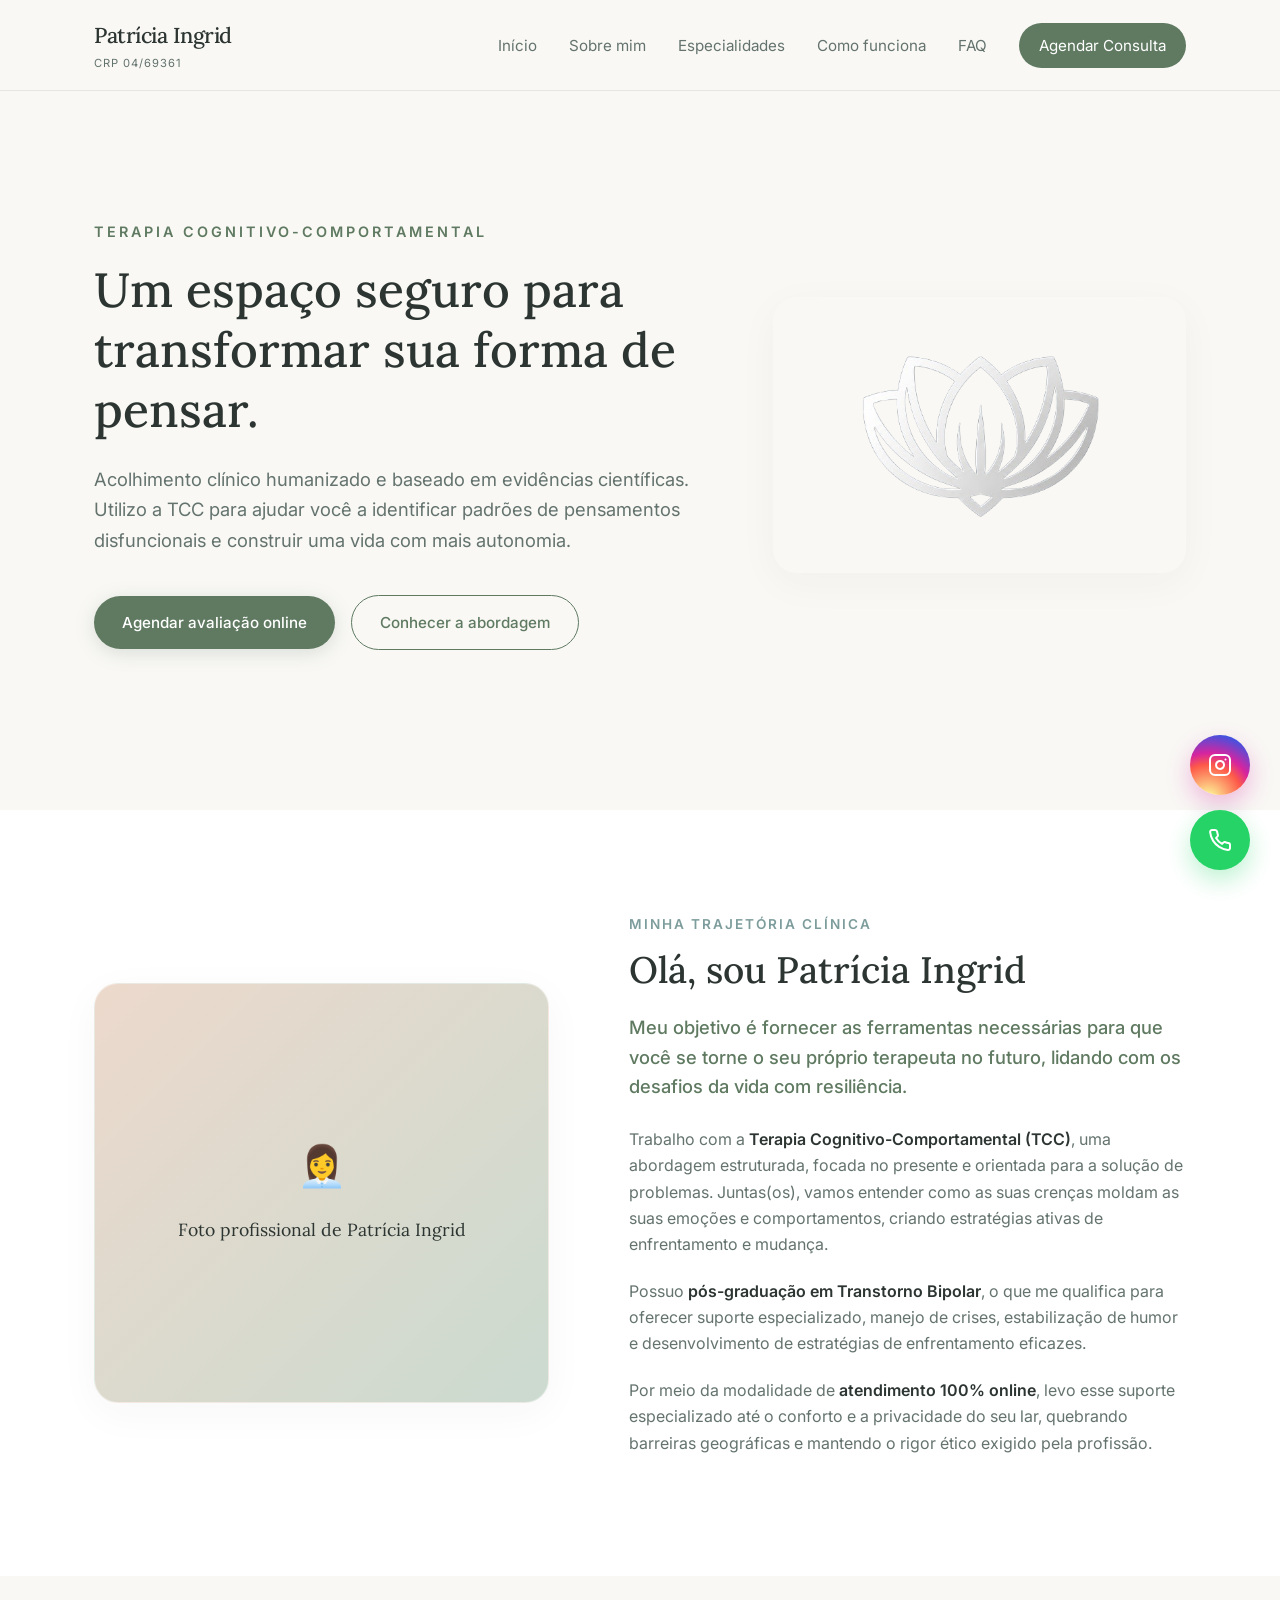
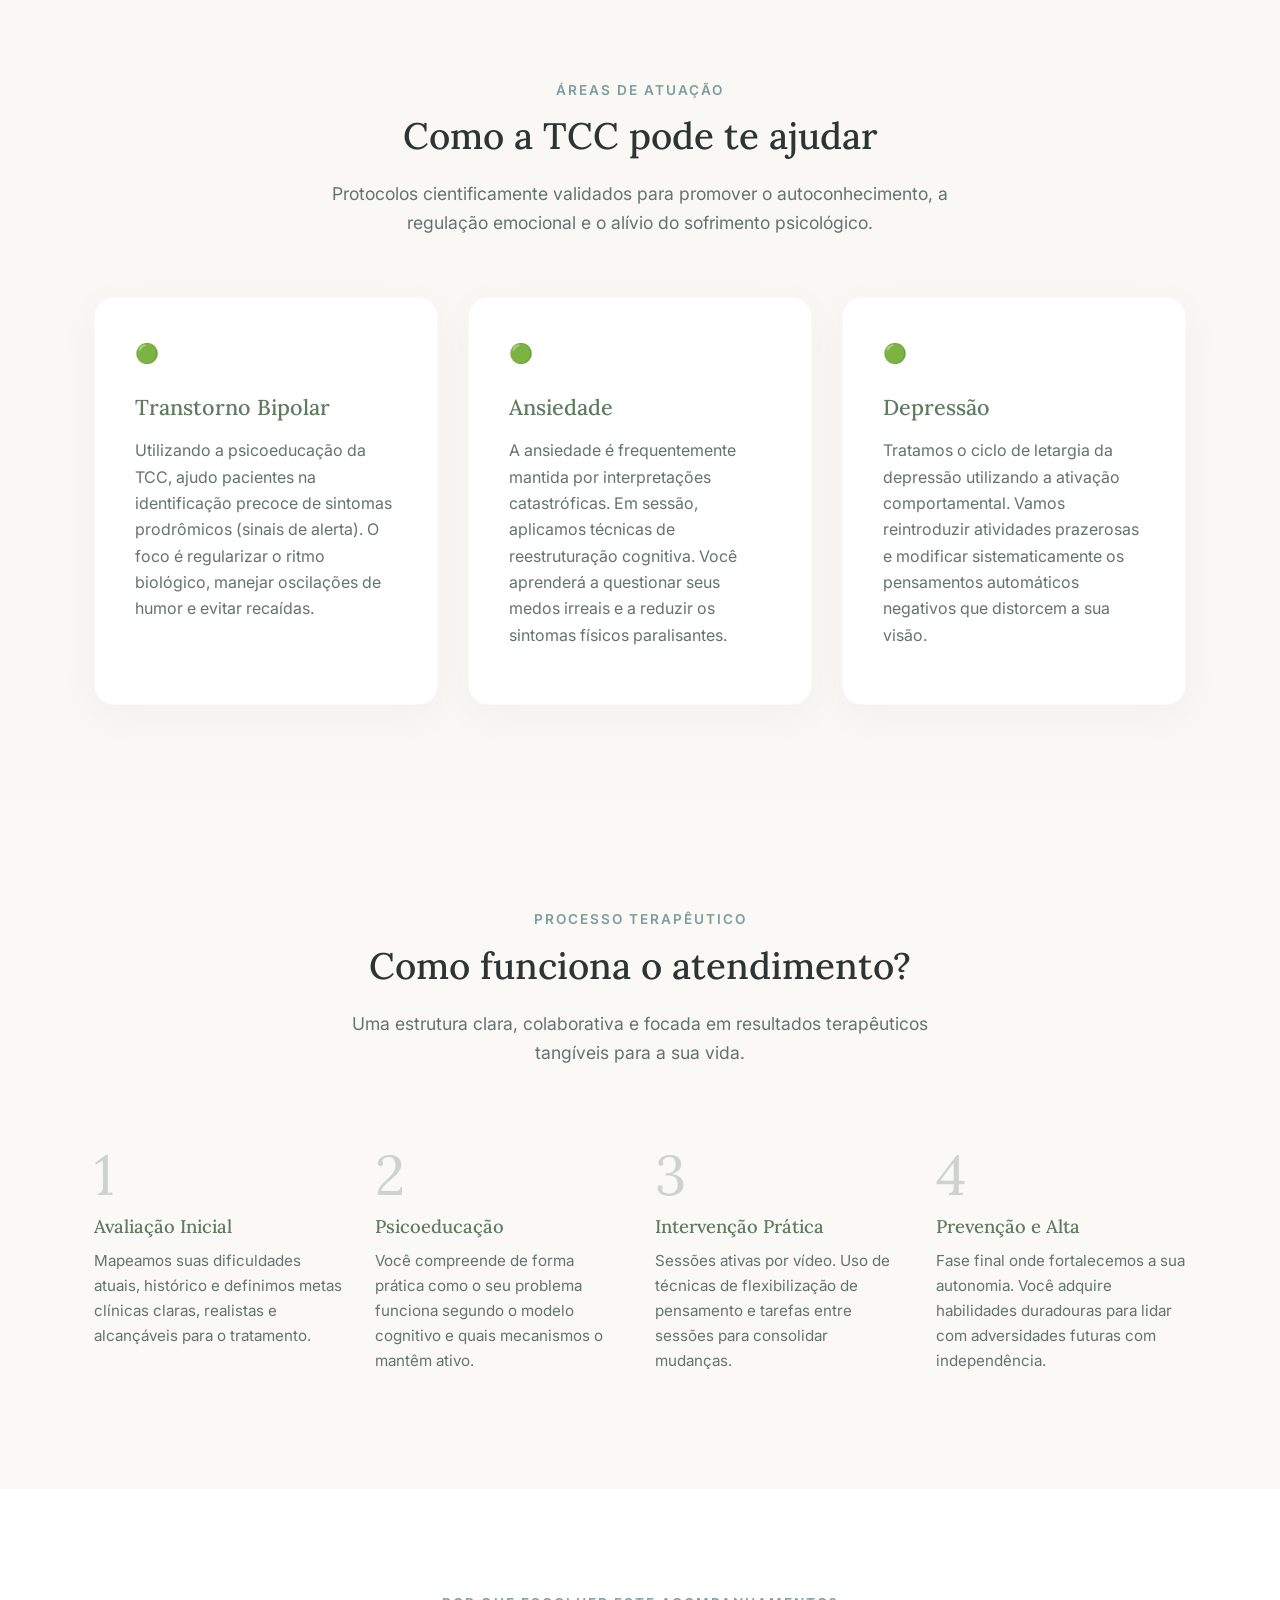
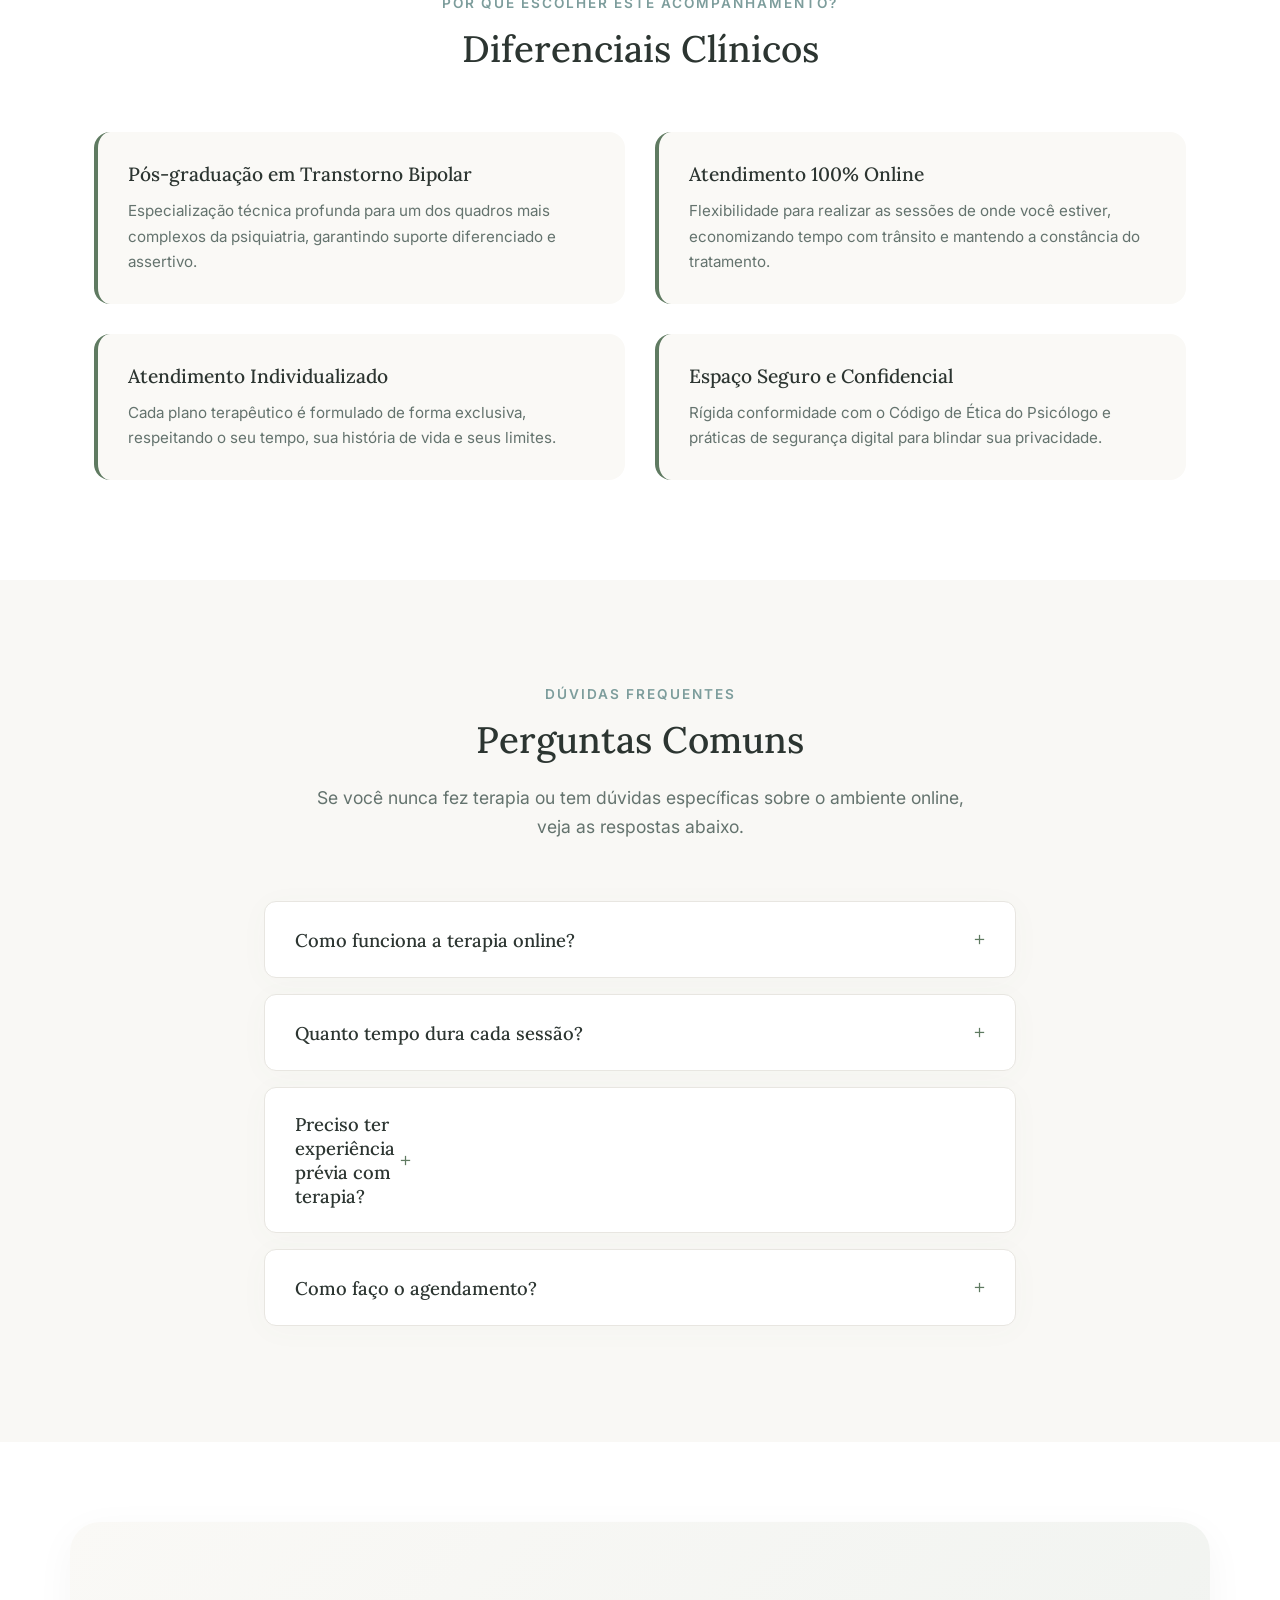
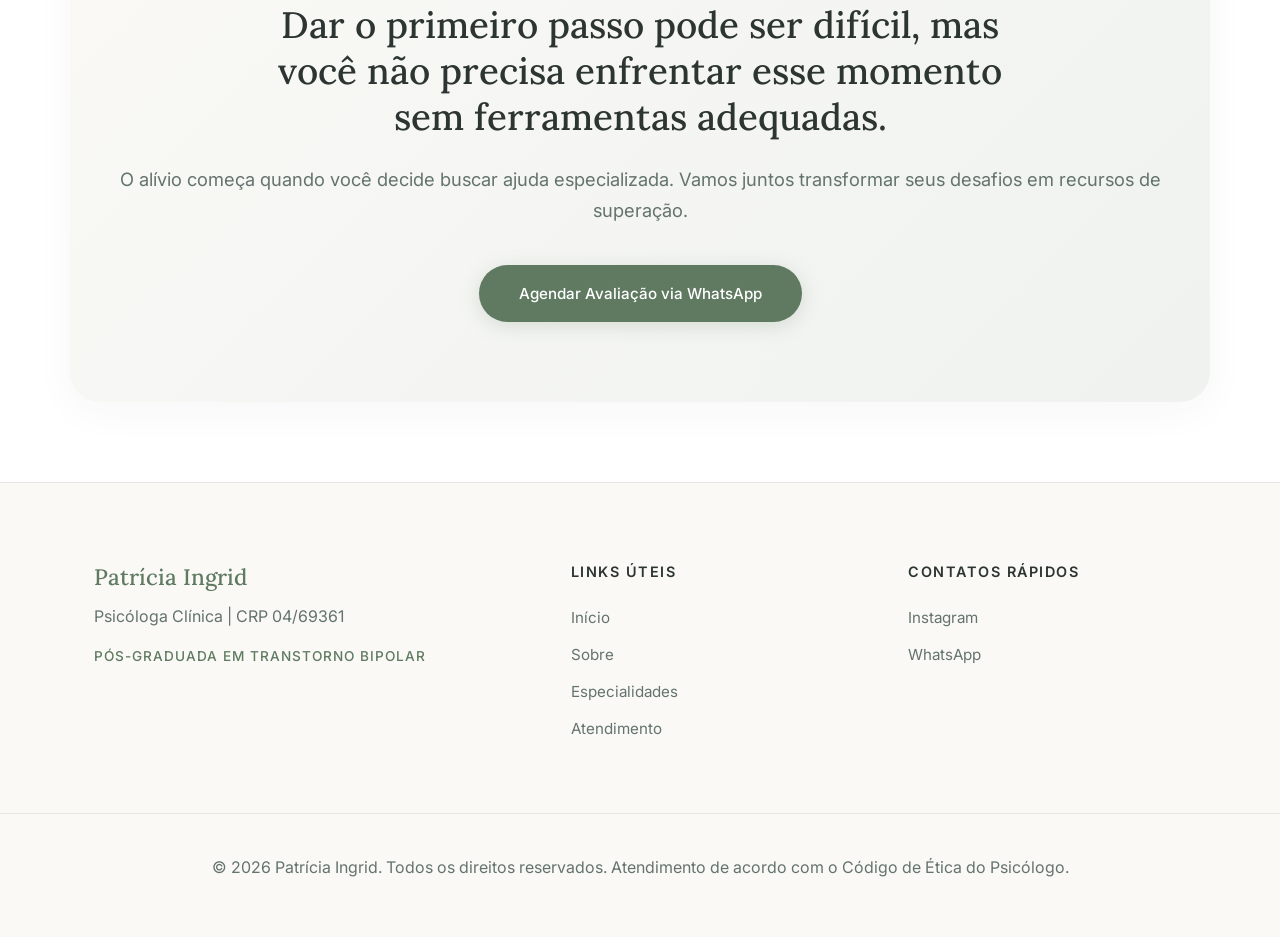
<file: index.html>
<!DOCTYPE html>
<html lang="pt-BR">
<head>
    <meta charset="UTF-8">
    <meta name="viewport" content="width=device-width, initial-scale=1.0">
    
    <title>Patrícia Ingrid | Psicóloga Clínica - Especialista em TCC</title>
    <meta name="description" content="Psicoterapia online com foco em Transtorno Bipolar, Ansiedade e Depressão. Atendimento acolhedor e baseado em TCC.">
    <meta name="keywords" content="psicóloga online, TCC, terapia cognitivo-comportamental, transtorno bipolar, ansiedade, depressão, Patrícia Ingrid">
    <meta name="author" content="Patrícia Ingrid">
    
    <link rel="preconnect" href="https://fonts.googleapis.com">
    <link rel="preconnect" href="https://fonts.gstatic.com" crossorigin>
    <link href="https://fonts.googleapis.com/css2?family=Inter:wght@300;400;500;600&family=Lora:ital,wght@0,400;0,500;1,400&display=swap" rel="stylesheet">

    <style>
        :root {
            --color-bg: #F9F8F5;          
            --color-card-bg: #FFFFFF;     
            --color-primary: #5F7A61;     
            --color-primary-hover: #4D644E;
            --color-accent: #7D9D9C;      
            --color-text-main: #2C3531;   
            --color-text-muted: #64736E;  
            --color-border: #E8E6E1;      
            --font-sans: 'Inter', sans-serif;
            --font-serif: 'Lora', serif;
            --transition-smooth: all 0.4s cubic-bezier(0.16, 1, 0.3, 1);
            --shadow-subtle: 0 4px 30px rgba(95, 122, 97, 0.03);
            --shadow-card: 0 10px 40px rgba(44, 53, 49, 0.04);
            --shadow-card-hover: 0 20px 50px rgba(95, 122, 97, 0.08);
            --max-width: 1140px;
        }

        *, *::before, *::after { box-sizing: border-box; margin: 0; padding: 0; }
        html { scroll-behavior: smooth; font-size: 16px; }
        body { font-family: var(--font-sans); background-color: var(--color-bg); color: var(--color-text-main); line-height: 1.65; -webkit-font-smoothing: antialiased; }
        .container { width: 100%; max-width: var(--max-width); margin: 0 auto; padding: 0 24px; }

        h1, h2, h3, h4 { font-family: var(--font-serif); font-weight: 500; line-height: 1.25; }
        h1 { font-size: clamp(2rem, 4vw, 3rem); color: var(--color-text-main); margin-bottom: 24px; }
        h2 { font-size: clamp(1.75rem, 3.2vw, 2.3rem); color: var(--color-text-main); margin-bottom: 20px; }
        h3 { font-size: 1.35rem; color: var(--color-primary); margin-bottom: 16px; }
        p { margin-bottom: 16px; font-size: 1rem; color: var(--color-text-muted); }
        strong { color: var(--color-text-main); font-weight: 600; }
        .section-subtitle { display: inline-block; font-family: var(--font-sans); font-size: 0.85rem; text-transform: uppercase; letter-spacing: 2px; color: var(--color-accent); font-weight: 600; margin-bottom: 12px; }
        .section-header { text-align: center; max-width: 650px; margin: 0 auto 60px auto; }
        .section-intro { font-size: 1.1rem; }

        .btn { display: inline-flex; align-items: center; justify-content: center; font-family: var(--font-sans); font-weight: 500; font-size: 0.95rem; padding: 14px 28px; border-radius: 30px; text-decoration: none; transition: var(--transition-smooth); cursor: pointer; border: none; outline: none; text-align: center; }
        .btn-primary { background-color: var(--color-primary); color: #ffffff; box-shadow: 0 4px 20px rgba(95, 122, 97, 0.2); }
        .btn-primary:hover { background-color: var(--color-primary-hover); transform: translateY(-2px); box-shadow: 0 6px 25px rgba(95, 122, 97, 0.3); }
        .btn-secondary { background-color: transparent; color: var(--color-primary); border: 1.5px solid var(--color-primary); margin-left: 16px; }
        .btn-secondary:hover { background-color: rgba(95, 122, 97, 0.05); transform: translateY(-2px); }

        /* Botões Flutuantes Redes Sociais */
        .floating-socials { position: fixed; bottom: 30px; right: 30px; display: flex; flex-direction: column; gap: 15px; z-index: 1000; }
        .float-btn { width: 60px; height: 60px; border-radius: 50%; display: flex; align-items: center; justify-content: center; color: #FFFFFF; transition: var(--transition-smooth); }
        
        .whatsapp-float { background-color: #25D366; box-shadow: 0 10px 25px rgba(37, 211, 102, 0.3); animation: pulse 2s infinite; }
        .whatsapp-float:hover { transform: scale(1.1) rotate(10deg); box-shadow: 0 12px 30px rgba(37, 211, 102, 0.4); }
        
        .instagram-float { background: radial-gradient(circle at 30% 107%, #fdf497 0%, #fdf497 5%, #fd5949 45%, #d6249f 60%, #285AEB 90%); box-shadow: 0 10px 25px rgba(214, 36, 159, 0.3); }
        .instagram-float:hover { transform: scale(1.1) rotate(10deg); box-shadow: 0 12px 30px rgba(214, 36, 159, 0.4); }
        
        @keyframes pulse { 0% { transform: scale(1); } 50% { transform: scale(1.05); } 100% { transform: scale(1); } }

        .main-header { position: fixed; top: 0; left: 0; width: 100%; background-color: rgba(249, 248, 245, 0.95); backdrop-filter: blur(8px); border-bottom: 1px solid var(--color-border); z-index: 999; transition: var(--transition-smooth); }
        .main-header.scrolled { padding: 12px 0; box-shadow: var(--shadow-subtle); }
        .nav-container { display: flex; align-items: center; justify-content: space-between; padding-top: 18px; padding-bottom: 18px; }
        .logo { text-decoration: none; display: flex; flex-direction: column; }
        .logo-name { font-family: var(--font-serif); font-size: 1.35rem; font-weight: 500; color: var(--color-text-main); letter-spacing: -0.5px; }
        .logo-crp { font-family: var(--font-sans); font-size: 0.7rem; color: var(--color-text-muted); letter-spacing: 1px; }
        .nav-menu ul { list-style: none; display: flex; align-items: center; gap: 32px; }
        .nav-menu a { text-decoration: none; color: var(--color-text-muted); font-family: var(--font-sans); font-size: 0.95rem; font-weight: 400; transition: var(--transition-smooth); position: relative; }
        .nav-menu a:not(.btn-nav)::after { content: ''; position: absolute; bottom: -6px; left: 0; width: 0; height: 1.5px; background-color: var(--color-accent); transition: var(--transition-smooth); }
        .nav-menu a:not(.btn-nav):hover { color: var(--color-text-main); }
        .nav-menu a:not(.btn-nav):hover::after { width: 100%; }
        .btn-nav { padding: 10px 20px; font-size: 0.85rem; background-color: var(--color-primary); color: #ffffff !important; }
        .menu-toggle { display: none; flex-direction: column; justify-content: space-between; width: 24px; height: 18px; background: transparent; border: none; cursor: pointer; }
        .menu-toggle .bar { width: 100%; height: 2px; background-color: var(--color-text-main); transition: var(--transition-smooth); }

        .hero-section { padding: 160px 0 100px 0; min-height: 90vh; display: flex; align-items: center; }
        .hero-grid { display: grid; grid-template-columns: 1.2fr 0.8fr; gap: 60px; align-items: center; }
        .hero-tagline { display: block; font-size: 0.9rem; text-transform: uppercase; letter-spacing: 3px; color: var(--color-primary); font-weight: 600; margin-bottom: 16px; }
        .hero-text { font-size: 1.15rem; margin-bottom: 40px; }
        .hero-actions { display: flex; align-items: center; }

        .hero-image-container { display: flex; justify-content: center; width: 100%; }
        .hero-image { width: 100%; max-width: 450px; height: auto; border-radius: 24px; box-shadow: var(--shadow-card); object-fit: cover; }

        .photo-placeholder { width: 100%; height: 520px; background: linear-gradient(135deg, #e2e8e0 0%, #ecd9cc 100%); border-radius: 24px; display: flex; flex-direction: column; justify-content: center; align-items: center; padding: 40px; text-align: center; box-shadow: var(--shadow-card); border: 1px solid rgba(255, 255, 255, 0.4); }
        .placeholder-icon { font-size: 2.5rem; margin-bottom: 16px; }
        .placeholder-text { font-family: var(--font-serif); font-size: 1.1rem; color: var(--color-text-main); margin-bottom: 8px; }

        .about-section { padding: 100px 0; background-color: #FFFFFF; }
        .about-grid { display: grid; grid-template-columns: 0.9fr 1.1fr; gap: 80px; align-items: center; }
        .alt-placeholder { height: 420px; background: linear-gradient(135deg, #ecd9cc 0%, #cbdacf 100%); }
        .accent-paragraph { font-size: 1.15rem; color: var(--color-primary); font-weight: 500; line-height: 1.6; margin-bottom: 24px; }
        .about-text-details p { margin-bottom: 20px; }

        .specialties-section { padding: 100px 0; }
        .specialties-grid { display: grid; grid-template-columns: repeat(3, 1fr); gap: 30px; }
        .card { background-color: var(--color-card-bg); border-radius: 20px; padding: 40px; box-shadow: var(--shadow-card); transition: var(--transition-smooth); border: 1px solid rgba(95, 122, 97, 0.04); }
        .card:hover { transform: translateY(-8px); box-shadow: var(--shadow-card-hover); }
        .badge { font-size: 1.2rem; display: inline-block; margin-bottom: 24px; }

        .how-it-works-section { padding: 100px 0; background-color: #FAF9F6; }
        .steps-grid { display: grid; grid-template-columns: repeat(4, 1fr); gap: 30px; }
        .step-item { position: relative; padding-top: 20px; }
        .step-num { font-family: var(--font-serif); font-size: 3.5rem; color: var(--color-primary-hover); opacity: 0.25; line-height: 1; margin-bottom: 12px; }
        .step-content h3 { font-size: 1.15rem; margin-bottom: 10px; }
        .step-content p { font-size: 0.95rem; }

        .differentials-section { padding: 100px 0; background-color: #FFFFFF; }
        .differentials-grid { display: grid; grid-template-columns: repeat(2, 1fr); gap: 30px; margin-top: 40px; }
        .diff-card { padding: 30px; background: #FAF9F6; border-radius: 16px; border-left: 4px solid var(--color-primary); }
        .diff-card h4 { font-family: var(--font-serif); font-size: 1.2rem; margin-bottom: 12px; color: var(--color-text-main); }
        .diff-card p { font-size: 0.95rem; margin-bottom: 0; }

        .faq-section { padding: 100px 0; }
        .faq-container { max-width: 800px; margin: 0 auto; }
        .accordion-group { margin-top: 40px; }
        .accordion-item { background-color: var(--color-card-bg); border-radius: 12px; margin-bottom: 16px; box-shadow: var(--shadow-subtle); overflow: hidden; border: 1px solid var(--color-border); transition: var(--transition-smooth); }
        .accordion-header { width: 100%; display: flex; justify-content: space-between; align-items: center; padding: 24px 30px; background: transparent; border: none; font-family: var(--font-serif); font-size: 1.15rem; font-weight: 500; text-align: left; color: var(--color-text-main); cursor: pointer; transition: var(--transition-smooth); }
        .accordion-header:hover { color: var(--color-primary); }
        .accordion-icon { font-size: 1.3rem; color: var(--color-primary); transition: transform 0.3s ease; }
        .accordion-content { max-height: 0; overflow: hidden; padding: 0 30px; transition: max-height 0.3s cubic-bezier(0, 1, 0, 1); }
        .accordion-content p { padding-bottom: 24px; margin-bottom: 0; font-size: 0.95rem; line-height: 1.7; }
        .accordion-item.active { box-shadow: var(--shadow-card); border-color: var(--color-primary); }
        .accordion-item.active .accordion-icon { transform: rotate(45deg); }
        .accordion-item.active .accordion-content { max-height: 300px; transition: max-height 0.5s cubic-bezier(1, 0, 1, 0); }

        .cta-section { padding: 80px 0; background-color: #FFFFFF; }
        .cta-box { background: linear-gradient(135deg, #FAF9F6 0%, #EFF2EF 100%); border-radius: 30px; padding: 80px 40px; text-align: center; box-shadow: var(--shadow-card); }
        .cta-box h2 { max-width: 800px; margin: 0 auto 24px auto; }
        .cta-box p { font-size: 1.15rem; margin-bottom: 40px; }
        .btn-cta { padding: 16px 40px; }

        .main-footer { background-color: #FAF9F6; border-top: 1px solid var(--color-border); padding: 80px 0 40px 0; font-size: 0.95rem; }
        .footer-grid { display: grid; grid-template-columns: 1.5fr 1fr 1fr; gap: 60px; margin-bottom: 60px; }
        .footer-info h3 { font-size: 1.4rem; margin-bottom: 12px; }
        .footer-specialty { font-size: 0.85rem; text-transform: uppercase; letter-spacing: 1px; color: var(--color-primary); font-weight: 500; }
        .footer-links h4, .footer-contact h4 { font-family: var(--font-sans); font-size: 0.9rem; font-weight: 600; text-transform: uppercase; letter-spacing: 1.5px; margin-bottom: 24px; color: var(--color-text-main); }
        .footer-links ul { list-style: none; }
        .footer-links li { margin-bottom: 12px; }
        .footer-links a { text-decoration: none; color: var(--color-text-muted); transition: var(--transition-smooth); }
        .footer-links a:hover { color: var(--color-primary); }
        .social-links { display: flex; flex-direction: column; gap: 12px; }
        .social-links a { text-decoration: none; color: var(--color-text-muted); transition: var(--transition-smooth); }
        .social-links a:hover { color: var(--color-primary); }
        .footer-bottom { border-top: 1px solid var(--color-border); padding-top: 40px; text-align: center; font-size: 0.85rem; }

        .scroll-reveal { opacity: 0; transform: translateY(30px); transition: opacity 1s cubic-bezier(0.16, 1, 0.3, 1), transform 1s cubic-bezier(0.16, 1, 0.3, 1); }
        .scroll-reveal.visible { opacity: 1; transform: translateY(0); }

        @media (max-width: 992px) {
            .hero-grid, .about-grid { grid-template-columns: 1fr; gap: 50px; }
            .hero-image-container { order: -1; }
            .specialties-grid, .steps-grid { grid-template-columns: 1fr 1fr; }
            .footer-grid { grid-template-columns: 1fr 1fr; gap: 40px; }
        }

        @media (max-width: 768px) {
            .menu-toggle { display: flex; }
            .nav-menu { position: fixed; top: 75px; left: -100%; width: 100%; height: calc(100vh - 75px); background-color: var(--color-bg); transition: 0.5s ease-in-out; padding: 40px 24px; box-shadow: 0 10px 20px rgba(0,0,0,0.05); }
            .nav-menu.active { left: 0; }
            .nav-menu ul { flex-direction: column; align-items: flex-start; gap: 24px; }
            .nav-menu a { font-size: 1.15rem; }
            .btn-nav { width: 100%; }
            .menu-toggle.active .bar:nth-child(1) { transform: translateY(8px) rotate(45deg); }
            .menu-toggle.active .bar:nth-child(2) { opacity: 0; }
            .menu-toggle.active .bar:nth-child(3) { transform: translateY(-8px) rotate(-45deg); }
            .specialties-grid, .steps-grid, .differentials-grid { grid-template-columns: 1fr; }
            .hero-actions { flex-direction: column; gap: 16px; }
            .btn { width: 100%; }
            .btn-secondary { margin-left: 0; }
            .photo-placeholder { height: 380px; }
            .footer-grid { grid-template-columns: 1fr; }
        }
    </style>
</head>
<body>

    <div class="floating-socials">
        <a href="https://instagram.com/psi_patriciaingrid" class="float-btn instagram-float" target="_blank" rel="noopener noreferrer" aria-label="Acesse meu Instagram">
            <svg xmlns="http://www.w3.org/2000/svg" width="24" height="24" viewBox="0 0 24 24" fill="none" stroke="currentColor" stroke-width="2" stroke-linecap="round" stroke-linejoin="round"><rect x="2" y="2" width="20" height="20" rx="5" ry="5"></rect><path d="M16 11.37A4 4 0 1 1 12.63 8 4 4 0 0 1 16 11.37z"></path><line x1="17.5" y1="6.5" x2="17.51" y2="6.5"></line></svg>
        </a>
        <a href="https://wa.me/5532984803294" class="float-btn whatsapp-float" target="_blank" rel="noopener noreferrer" aria-label="Fale comigo no WhatsApp">
            <svg xmlns="http://www.w3.org/2000/svg" width="24" height="24" viewBox="0 0 24 24" fill="none" stroke="currentColor" stroke-width="2" stroke-linecap="round" stroke-linejoin="round"><path d="M22 16.92v3a2 2 0 0 1-2.18 2 19.79 19.79 0 0 1-8.63-3.07 19.5 19.5 0 0 1-6-6 19.79 19.79 0 0 1-3.07-8.67A2 2 0 0 1 4.11 2h3a2 2 0 0 1 2 1.72 12.84 12.84 0 0 0 .7 2.81 2 2 0 0 1-.45 2.11L8.09 9.91a16 16 0 0 0 6 6l1.27-1.27a2 2 0 0 1 2.11-.45 12.84 12.84 0 0 0 2.81.7A2 2 0 0 1 22 16.92z"></path></svg>
        </a>
    </div>

    <header class="main-header">
        <div class="container nav-container">
            <a href="#" class="logo">
                <span class="logo-name">Patrícia Ingrid</span>
                <span class="logo-crp">CRP 04/69361</span>
            </a>
            
            <nav class="nav-menu" id="navMenu">
                <ul>
                    <li><a href="#inicio">Início</a></li>
                    <li><a href="#sobre">Sobre mim</a></li>
                    <li><a href="#especialidades">Especialidades</a></li>
                    <li><a href="#como-funciona">Como funciona</a></li>
                    <li><a href="#perguntas-frequentes">FAQ</a></li>
                    <li><a href="#contato" class="btn btn-nav">Agendar Consulta</a></li>
                </ul>
            </nav>

            <button class="menu-toggle" id="menuToggle" aria-label="Abrir Menu">
                <span class="bar"></span>
                <span class="bar"></span>
                <span class="bar"></span>
            </button>
        </div>
    </header>

    <main>
        <section id="inicio" class="hero-section">
            <div class="container hero-grid">
                <div class="hero-content scroll-reveal">
                    <span class="hero-tagline">Terapia Cognitivo-Comportamental</span>
                    <h1>Um espaço seguro para transformar sua forma de pensar.</h1>
                    <p class="hero-text">
                        Acolhimento clínico humanizado e baseado em evidências científicas. Utilizo a TCC para ajudar você a identificar padrões de pensamentos disfuncionais e construir uma vida com mais autonomia.
                    </p>
                    <div class="hero-actions">
                        <a href="https://wa.me/5532984803294" target="_blank" rel="noopener noreferrer" class="btn btn-primary">
                            <span>Agendar avaliação online</span>
                        </a>
                        <a href="#sobre" class="btn btn-secondary">Conhecer a abordagem</a>
                    </div>
                </div>
                <div class="hero-image-container scroll-reveal">
                    <img src="nova-lotus.png.png" alt="Símbolo Lótus" class="hero-image">
                </div>
            </div>
        </section>

        <section id="sobre" class="about-section">
            <div class="container about-grid">
                <div class="about-image-container scroll-reveal">
                    <div class="photo-placeholder alt-placeholder">
                        <span class="placeholder-icon">👩‍💼</span>
                        <p class="placeholder-text">Foto profissional de Patrícia Ingrid</p>
                    </div>
                </div>
                <div class="about-content scroll-reveal">
                    <span class="section-subtitle">Minha Trajetória Clínica</span>
                    <h2>Olá, sou Patrícia Ingrid</h2>
                    <p class="accent-paragraph">Meu objetivo é fornecer as ferramentas necessárias para que você se torne o seu próprio terapeuta no futuro, lidando com os desafios da vida com resiliência.</p>
                    <div class="about-text-details">
                        <p>
                            Trabalho com a <strong>Terapia Cognitivo-Comportamental (TCC)</strong>, uma abordagem estruturada, focada no presente e orientada para a solução de problemas. Juntas(os), vamos entender como as suas crenças moldam as suas emoções e comportamentos, criando estratégias ativas de enfrentamento e mudança.
                        </p>
                        <p>
                            Possuo <strong>pós-graduação em Transtorno Bipolar</strong>, o que me qualifica para oferecer suporte especializado, manejo de crises, estabilização de humor e desenvolvimento de estratégias de enfrentamento eficazes.
                        </p>
                        <p>
                            Por meio da modalidade de <strong>atendimento 100% online</strong>, levo esse suporte especializado até o conforto e a privacidade do seu lar, quebrando barreiras geográficas e mantendo o rigor ético exigido pela profissão.
                        </p>
                    </div>
                </div>
            </div>
        </section>

        <section id="especialidades" class="specialties-section">
            <div class="container">
                <div class="section-header scroll-reveal">
                    <span class="section-subtitle">Áreas de Atuação</span>
                    <h2>Como a TCC pode te ajudar</h2>
                    <p class="section-intro">Protocolos cientificamente validados para promover o autoconhecimento, a regulação emocional e o alívio do sofrimento psicológico.</p>
                </div>

                <div class="specialties-grid">
                    <div class="card specialty-card scroll-reveal">
                        <div class="card-icon"><span class="badge badge-bipolar">🟢</span></div>
                        <h3>Transtorno Bipolar</h3>
                        <p>Utilizando a psicoeducação da TCC, ajudo pacientes na identificação precoce de sintomas prodrômicos (sinais de alerta). O foco é regularizar o ritmo biológico, manejar oscilações de humor e evitar recaídas.</p>
                    </div>

                    <div class="card specialty-card scroll-reveal">
                        <div class="card-icon"><span class="badge badge-anxiety">🟢</span></div>
                        <h3>Ansiedade</h3>
                        <p>A ansiedade é frequentemente mantida por interpretações catastróficas. Em sessão, aplicamos técnicas de reestruturação cognitiva. Você aprenderá a questionar seus medos irreais e a reduzir os sintomas físicos paralisantes.</p>
                    </div>

                    <div class="card specialty-card scroll-reveal">
                        <div class="card-icon"><span class="badge badge-depression">🟢</span></div>
                        <h3>Depressão</h3>
                        <p>Tratamos o ciclo de letargia da depressão utilizando a ativação comportamental. Vamos reintroduzir atividades prazerosas e modificar sistematicamente os pensamentos automáticos negativos que distorcem a sua visão.</p>
                    </div>
                </div>
            </div>
        </section>

        <section id="como-funciona" class="how-it-works-section">
            <div class="container">
                <div class="section-header scroll-reveal">
                    <span class="section-subtitle">Processo Terapêutico</span>
                    <h2>Como funciona o atendimento?</h2>
                    <p class="section-intro">Uma estrutura clara, colaborativa e focada em resultados terapêuticos tangíveis para a sua vida.</p>
                </div>

                <div class="steps-grid">
                    <div class="step-item scroll-reveal">
                        <div class="step-num">1</div>
                        <div class="step-content">
                            <h3>Avaliação Inicial</h3>
                            <p>Mapeamos suas dificuldades atuais, histórico e definimos metas clínicas claras, realistas e alcançáveis para o tratamento.</p>
                        </div>
                    </div>
                    <div class="step-item scroll-reveal">
                        <div class="step-num">2</div>
                        <div class="step-content">
                            <h3>Psicoeducação</h3>
                            <p>Você compreende de forma prática como o seu problema funciona segundo o modelo cognitivo e quais mecanismos o mantêm ativo.</p>
                        </div>
                    </div>
                    <div class="step-item scroll-reveal">
                        <div class="step-num">3</div>
                        <div class="step-content">
                            <h3>Intervenção Prática</h3>
                            <p>Sessões ativas por vídeo. Uso de técnicas de flexibilização de pensamento e tarefas entre sessões para consolidar mudanças.</p>
                        </div>
                    </div>
                    <div class="step-item scroll-reveal">
                        <div class="step-num">4</div>
                        <div class="step-content">
                            <h3>Prevenção e Alta</h3>
                            <p>Fase final onde fortalecemos a sua autonomia. Você adquire habilidades duradouras para lidar com adversidades futuras com independência.</p>
                        </div>
                    </div>
                </div>
            </div>
        </section>

        <section class="differentials-section">
            <div class="container">
                <div class="section-header scroll-reveal">
                    <span class="section-subtitle">Por que escolher este acompanhamento?</span>
                    <h2>Diferenciais Clínicos</h2>
                </div>

                <div class="differentials-grid">
                    <div class="diff-card scroll-reveal">
                        <h4>Pós-graduação em Transtorno Bipolar</h4>
                        <p>Especialização técnica profunda para um dos quadros mais complexos da psiquiatria, garantindo suporte diferenciado e assertivo.</p>
                    </div>
                    <div class="diff-card scroll-reveal">
                        <h4>Atendimento 100% Online</h4>
                        <p>Flexibilidade para realizar as sessões de onde você estiver, economizando tempo com trânsito e mantendo a constância do tratamento.</p>
                    </div>
                    <div class="diff-card scroll-reveal">
                        <h4>Atendimento Individualizado</h4>
                        <p>Cada plano terapêutico é formulado de forma exclusiva, respeitando o seu tempo, sua história de vida e seus limites.</p>
                    </div>
                    <div class="diff-card scroll-reveal">
                        <h4>Espaço Seguro e Confidencial</h4>
                        <p>Rígida conformidade com o Código de Ética do Psicólogo e práticas de segurança digital para blindar sua privacidade.</p>
                    </div>
                </div>
            </div>
        </section>

        <section id="perguntas-frequentes" class="faq-section">
            <div class="container faq-container">
                <div class="section-header scroll-reveal">
                    <span class="section-subtitle">Dúvidas Frequentes</span>
                    <h2>Perguntas Comuns</h2>
                    <p class="section-intro">Se você nunca fez terapia ou tem dúvidas específicas sobre o ambiente online, veja as respostas abaixo.</p>
                </div>

                <div class="accordion-group scroll-reveal">
                    <div class="accordion-item">
                        <button class="accordion-header">
                            <span>Como funciona a terapia online?</span>
                            <span class="accordion-icon">+</span>
                        </button>
                        <div class="accordion-content">
                            <p>A psicoterapia online funciona de maneira idêntica à presencial em termos de eficácia e ética. O atendimento ocorre por videochamada em plataformas seguras e criptografadas. Você só precisa de uma conexão de internet estável, um dispositivo (celular ou computador) e um local privado onde se sinta à vontade para falar livremente.</p>
                        </div>
                    </div>

                    <div class="accordion-item">
                        <button class="accordion-header">
                            <span>Quanto tempo dura cada sessão?</span>
                            <span class="accordion-icon">+</span>
                        </button>
                        <div class="accordion-content">
                            <p>Cada sessão de psicoterapia individual tem a duração padrão de aproximadamente 50 minutos. Os encontros costumam ocorrer semanalmente, mas essa frequência pode ser ajustada de acordo com a avaliação clínica e as necessidades de cada paciente.</p>
                        </div>
                    </div>

                    <div class="accordion-item">
                        <button class="accordion-header">
                            <span>Preciso ter experiência prévia com terapia?</span>
                            <span class="accordion-icon">+</span>
                        </</button>
                        <div class="accordion-content">
                            <p>De forma alguma. O espaço terapêutico é construído para que você possa se expressar no seu próprio ritmo. Não existe um "jeito certo" de falar ou se comportar em sessão; eu estarei aqui para orientar e conduzir o diálogo de forma leve, respeitosa e natural.</p>
                        </div>
                    </div>

                    <div class="accordion-item">
                        <button class="accordion-header">
                            <span>Como faço o agendamento?</span>
                            <span class="accordion-icon">+</span>
                        </button>
                        <div class="accordion-content">
                            <p>O agendamento é extremamente prático: basta clicar em qualquer botão de contato deste site para ser direcionado ao meu WhatsApp. Por lá, conversamos brevemente, encontramos o melhor horário disponível na sua semana e realizamos a marcação da sua primeira sessão.</p>
                        </div>
                    </div>
                </div>
            </div>
        </section>

        <section id="contato" class="cta-section">
            <div class="container cta-box scroll-reveal">
                <h2>Dar o primeiro passo pode ser difícil, mas você não precisa enfrentar esse momento sem ferramentas adequadas.</h2>
                <p>O alívio começa quando você decide buscar ajuda especializada. Vamos juntos transformar seus desafios em recursos de superação.</p>
                <a href="https://wa.me/5532984803294" target="_blank" rel="noopener noreferrer" class="btn btn-primary btn-cta">
                    <span>Agendar Avaliação via WhatsApp</span>
                </a>
            </div>
        </section>
    </main>

    <footer class="main-footer">
        <div class="container footer-grid">
            <div class="footer-info">
                <h3>Patrícia Ingrid</h3>
                <p>Psicóloga Clínica | CRP 04/69361</p>
                <p class="footer-specialty">Pós-graduada em Transtorno Bipolar</p>
            </div>
            <div class="footer-links">
                <h4>Links Úteis</h4>
                <ul>
                    <li><a href="#inicio">Início</a></li>
                    <li><a href="#sobre">Sobre</a></li>
                    <li><a href="#especialidades">Especialidades</a></li>
                    <li><a href="#como-funciona">Atendimento</a></li>
                </ul>
            </div>
            <div class="footer-contact">
                <h4>Contatos Rápidos</h4>
                <div class="social-links">
                    <a href="https://instagram.com/psi_patriciaingrid" target="_blank" rel="noopener noreferrer" aria-label="Acessar Instagram">Instagram</a>
                    <a href="https://wa.me/5532984803294" target="_blank" rel="noopener noreferrer" aria-label="Acessar WhatsApp">WhatsApp</a>
                </div>
            </div>
        </div>
        <div class="footer-bottom">
            <p>&copy; 2026 Patrícia Ingrid. Todos os direitos reservados. Atendimento de acordo com o Código de Ética do Psicólogo.</p>
        </div>
    </footer>

    <script>
        document.addEventListener("DOMContentLoaded", function () {
            
            // 1. Controle do Header Scrolled
            const header = document.querySelector(".main-header");
            window.addEventListener("scroll", function () {
                if (window.scrollY > 50) {
                    header.classList.add("scrolled");
                } else {
                    header.classList.remove("scrolled");
                }
            });

            // 2. Menu Responsivo (Mobile Hambúrguer)
            const menuToggle = document.getElementById("menuToggle");
            const navMenu = document.getElementById("navMenu");
            const navLinks = document.querySelectorAll(".nav-menu a");

            if (menuToggle && navMenu) {
                menuToggle.addEventListener("click", function () {
                    menuToggle.classList.toggle("active");
                    navMenu.classList.toggle("active");
                });

                navLinks.forEach(link => {
                    link.addEventListener("click", function () {
                        menuToggle.classList.remove("active");
                        navMenu.classList.remove("active");
                    });
                });
            }

            // 3. FAQ Accordion (Sanfona Interativa)
            const accordionHeaders = document.querySelectorAll(".accordion-header");

            accordionHeaders.forEach(header => {
                header.addEventListener("click", function () {
                    const item = this.parentElement;
                    const isActive = item.classList.contains("active");

                    document.querySelectorAll(".accordion-item").forEach(accItem => {
                        accItem.classList.remove("active");
                    });

                    if (!isActive) {
                        item.classList.add("active");
                    }
                });
            });

            // 4. Animação de Scroll Reveal
            const revealElements = document.querySelectorAll(".scroll-reveal");

            const revealOnScroll = function () {
                revealElements.forEach(element => {
                    const elementTop = element.getBoundingClientRect().top;
                    const windowHeight = window.innerHeight;
                    
                    if (elementTop < windowHeight * 0.85) {
                        element.classList.add("visible");
                    }
                });
            };

            revealOnScroll();
            window.addEventListener("scroll", revealOnScroll);

            // 5. Suporte de rolagem suave 
            document.querySelectorAll('a[href^="#"]').forEach(anchor => {
                anchor.addEventListener('click', function (e) {
                    const targetId = this.getAttribute('href');
                    if (targetId === '#') return;
                    
                    const targetElement = document.querySelector(targetId);
                    
                    if (targetElement) {
                        e.preventDefault();
                        const headerOffset = 80;
                        const elementPosition = targetElement.getBoundingClientRect().top;
                        const offsetPosition = elementPosition + window.pageYOffset - headerOffset;
                        
                        window.scrollTo({
                            top: offsetPosition,
                            behavior: "smooth"
                        });
                    }
                });
            });
        });
    </script>
</body>
</html>
</file>
